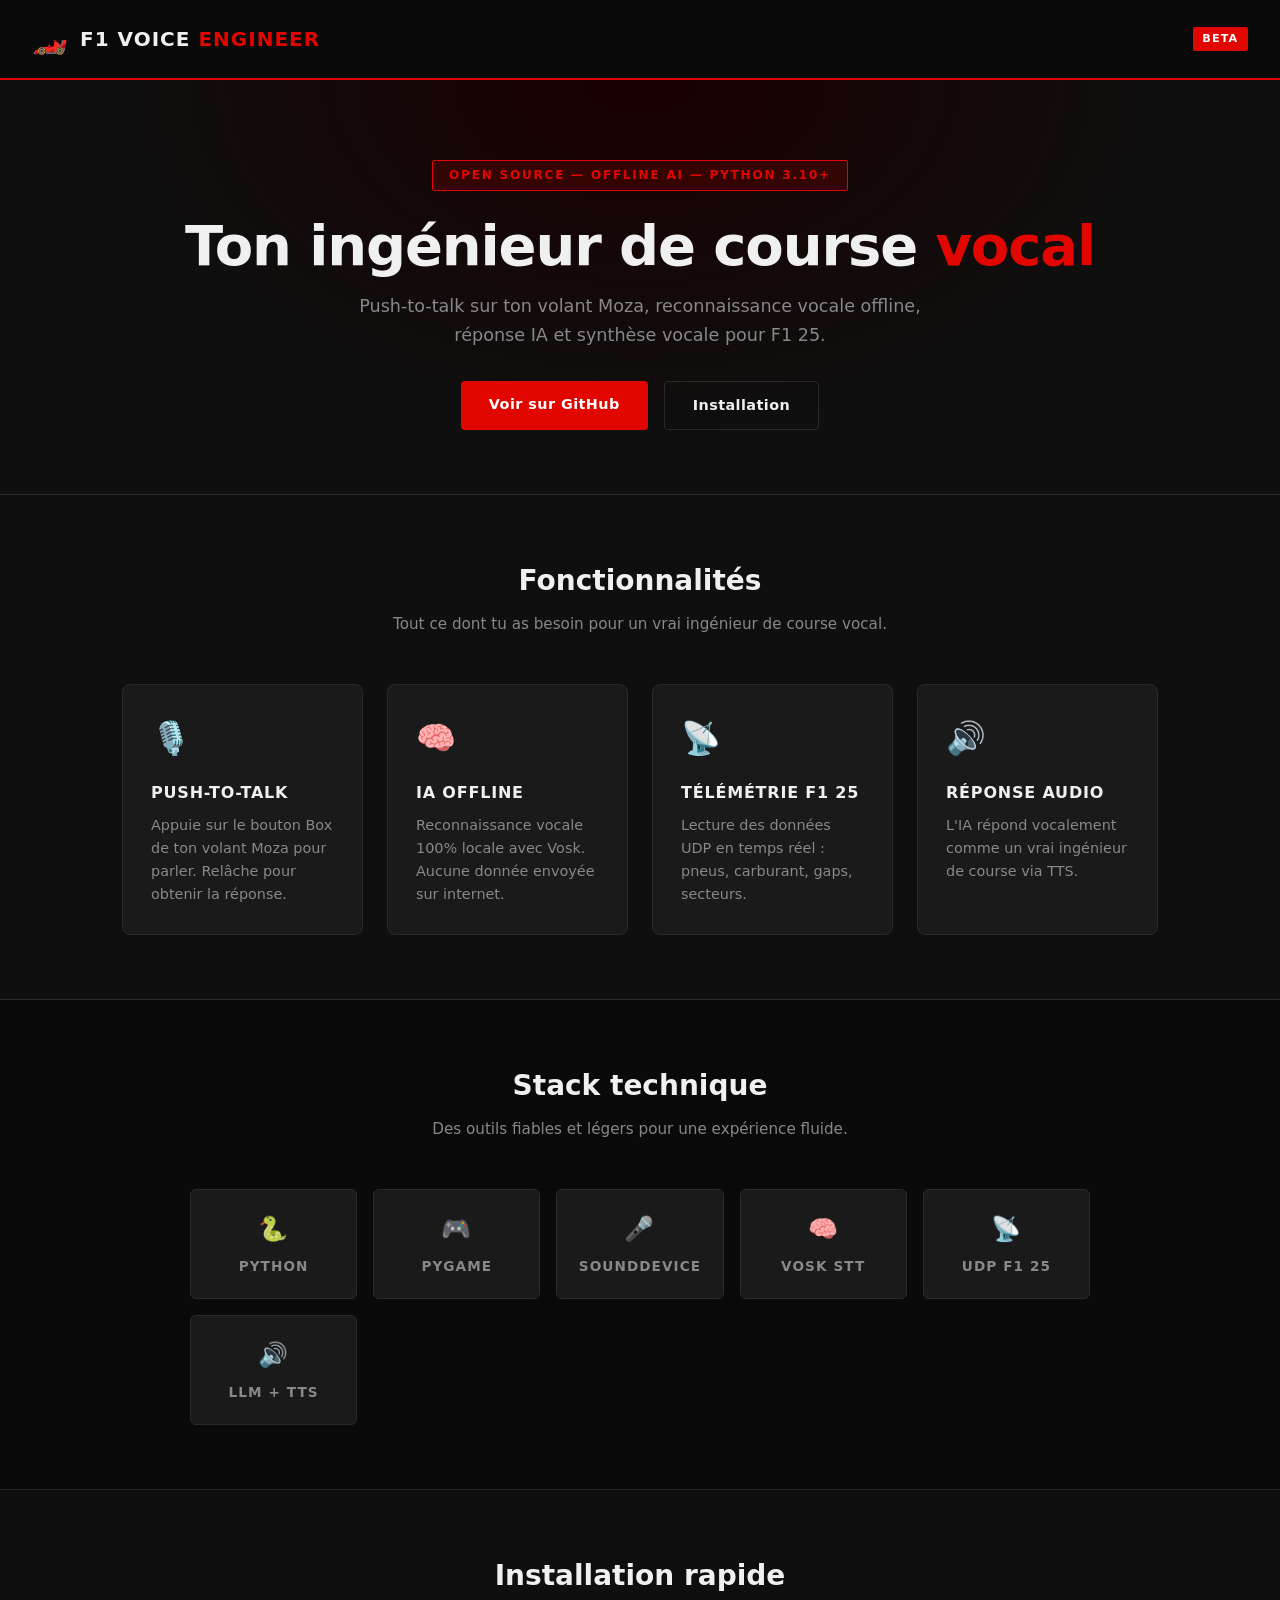
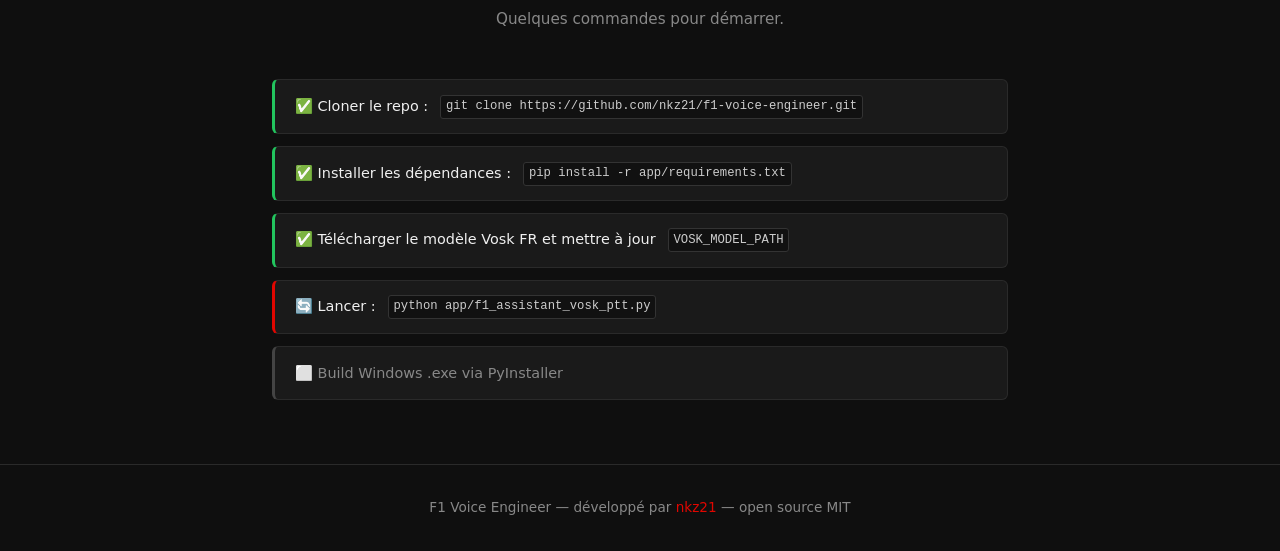
<file: docs/index.html>
<!DOCTYPE html>
<html lang="fr">
<head>
  <meta charset="UTF-8" />
  <title>F1 Voice Engineer</title>
  <meta name="viewport" content="width=device-width, initial-scale=1" />
  <meta name="description" content="Assistant vocal IA pour F1 25 - push-to-talk sur volant Moza, reconnaissance vocale offline, LLM et TTS." />
  <link rel="stylesheet" href="style.css" />
</head>
<body>

  <header>
    <div class="logo">
      <span class="logo-icon">🏎️</span>
      <h1>F1 Voice <span>Engineer</span></h1>
    </div>
    <span class="header-badge">Beta</span>
  </header>

  <section class="hero">
    <div class="hero-tag">Open Source &mdash; Offline AI &mdash; Python 3.10+</div>
    <h2>Ton ingénieur de course <span>vocal</span></h2>
    <p>Push-to-talk sur ton volant Moza, reconnaissance vocale offline, réponse IA et synthèse vocale pour F1&nbsp;25.</p>
    <div class="hero-actions">
      <a href="https://github.com/nkz21/f1-voice-engineer" class="btn btn-primary" target="_blank">Voir sur GitHub</a>
      <a href="#install" class="btn btn-secondary">Installation</a>
    </div>
  </section>

  <section class="features">
    <h2 class="section-title">Fonctionnalités</h2>
    <p class="section-sub">Tout ce dont tu as besoin pour un vrai ingénieur de course vocal.</p>
    <div class="features-grid">
      <div class="feature-card">
        <div class="feature-icon">🎙️</div>
        <h3>Push-to-Talk</h3>
        <p>Appuie sur le bouton Box de ton volant Moza pour parler. Relâche pour obtenir la réponse.</p>
      </div>
      <div class="feature-card">
        <div class="feature-icon">🧠</div>
        <h3>IA Offline</h3>
        <p>Reconnaissance vocale 100% locale avec Vosk. Aucune donnée envoyée sur internet.</p>
      </div>
      <div class="feature-card">
        <div class="feature-icon">📡</div>
        <h3>Télémétrie F1 25</h3>
        <p>Lecture des données UDP en temps réel : pneus, carburant, gaps, secteurs.</p>
      </div>
      <div class="feature-card">
        <div class="feature-icon">🔊</div>
        <h3>Réponse Audio</h3>
        <p>L'IA répond vocalement comme un vrai ingénieur de course via TTS.</p>
      </div>
    </div>
  </section>

  <section class="stack">
    <div class="stack-inner">
      <h2 class="section-title">Stack technique</h2>
      <p class="section-sub">Des outils fiables et légers pour une expérience fluide.</p>
      <div class="stack-grid">
        <div class="stack-item"><span>🐍</span>Python</div>
        <div class="stack-item"><span>🎮</span>pygame</div>
        <div class="stack-item"><span>🎤</span>sounddevice</div>
        <div class="stack-item"><span>🧠</span>Vosk STT</div>
        <div class="stack-item"><span>📡</span>UDP F1 25</div>
        <div class="stack-item"><span>🔊</span>LLM + TTS</div>
      </div>
    </div>
  </section>

  <section class="roadmap" id="install">
    <h2 class="section-title">Installation rapide</h2>
    <p class="section-sub">Quelques commandes pour démarrer.</p>
    <ul>
      <li class="done">✅ Cloner le repo : <code>git clone https://github.com/nkz21/f1-voice-engineer.git</code></li>
      <li class="done">✅ Installer les dépendances : <code>pip install -r app/requirements.txt</code></li>
      <li class="done">✅ Télécharger le modèle Vosk FR et mettre à jour <code>VOSK_MODEL_PATH</code></li>
      <li class="wip">🔄 Lancer : <code>python app/f1_assistant_vosk_ptt.py</code></li>
      <li class="todo">⬜ Build Windows .exe via PyInstaller</li>
    </ul>
  </section>

  <footer>
    <p>F1 Voice Engineer &mdash; développé par <a href="https://github.com/nkz21" target="_blank">nkz21</a> &mdash; open source MIT</p>
  </footer>

</body>
</html>
</file>
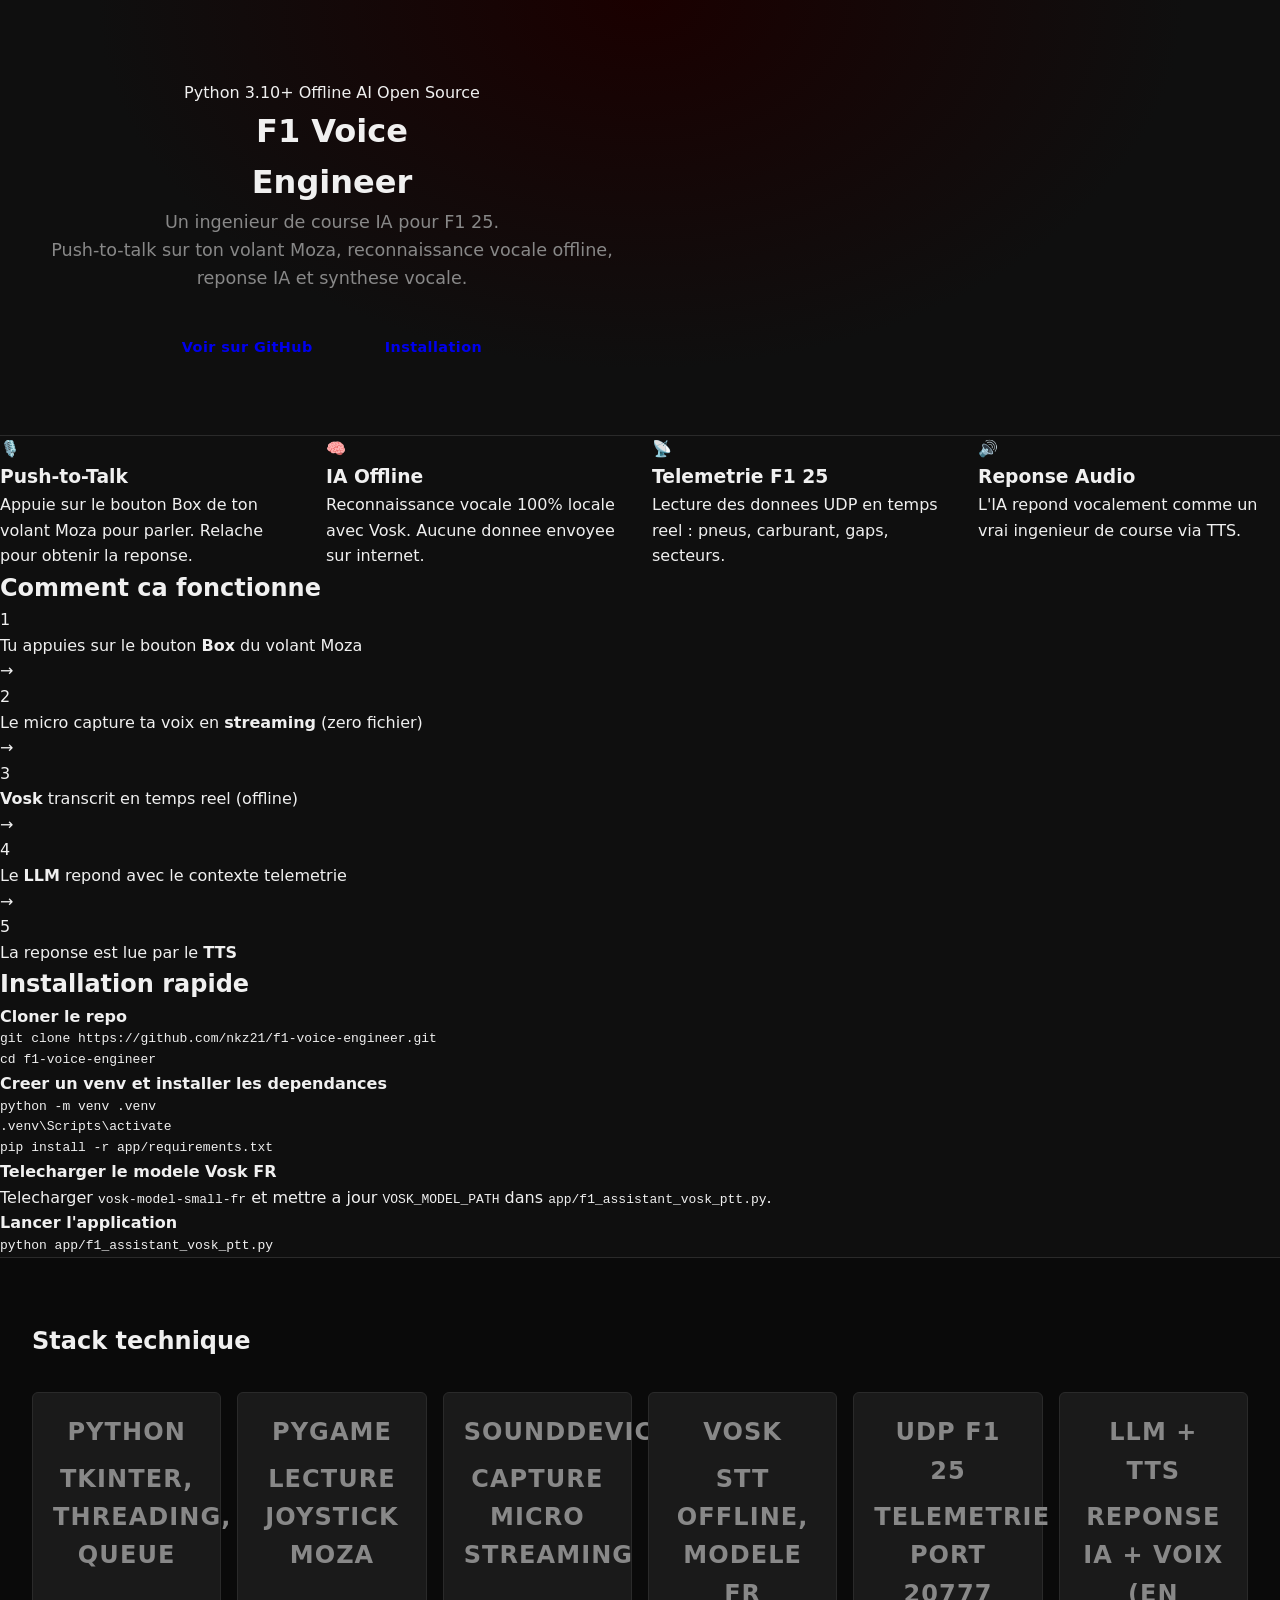
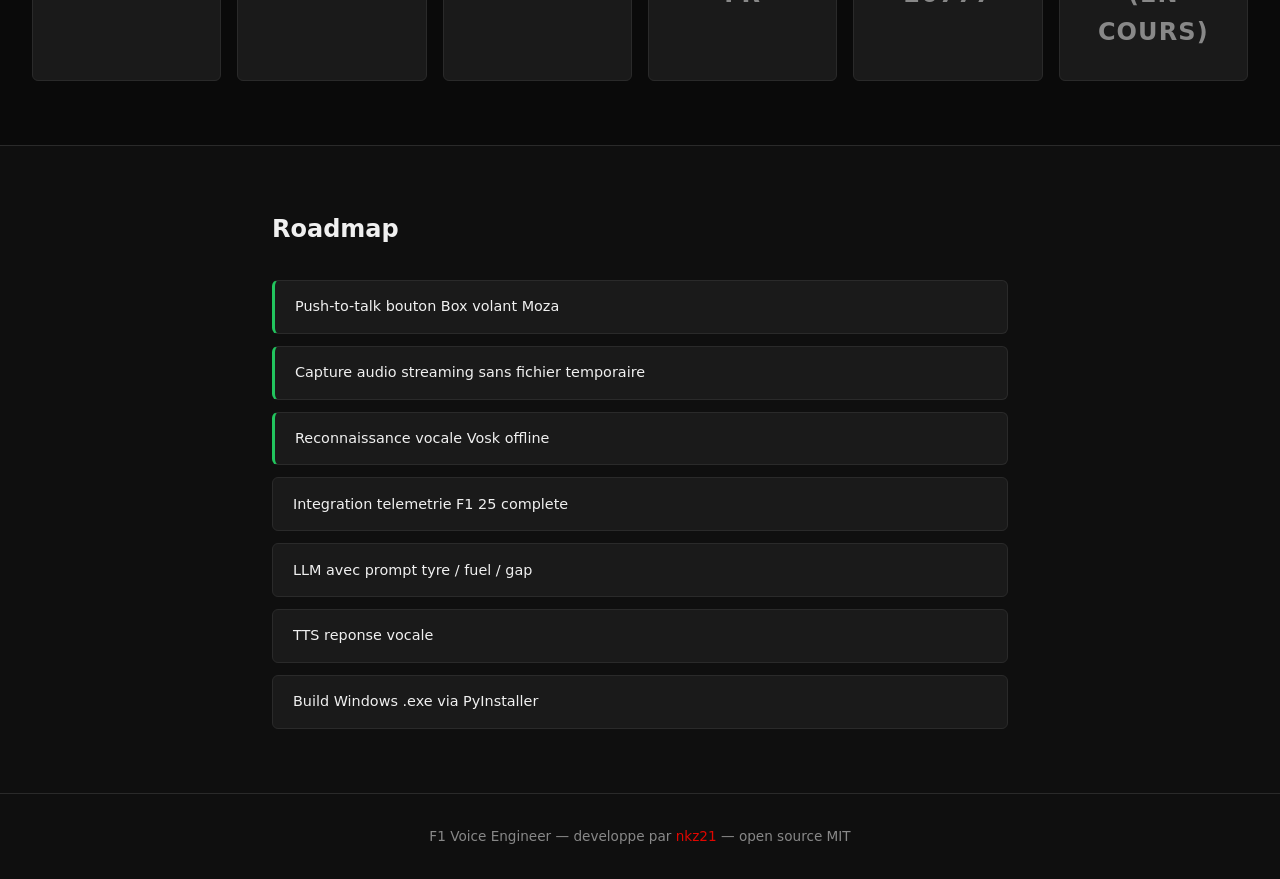
<file: site/index.html>
<!DOCTYPE html>
<html lang="fr">
<head>
  <meta charset="UTF-8" />
  <title>F1 Voice Engineer</title>
  <meta name="viewport" content="width=device-width, initial-scale=1" />
  <meta name="description" content="Assistant vocal IA pour F1 25 - push-to-talk sur volant Moza, reconnaissance vocale offline, LLM et TTS." />
  <link rel="stylesheet" href="style.css" />
</head>
<body>

  <header class="hero">
    <div class="hero-inner">
      <div class="badge-row">
        <span class="badge">Python 3.10+</span>
        <span class="badge accent">Offline AI</span>
        <span class="badge">Open Source</span>
      </div>
      <h1>F1 Voice<br><span class="highlight">Engineer</span></h1>
      <p class="hero-desc">
        Un ingenieur de course IA pour F1&nbsp;25.<br>
        Push-to-talk sur ton volant Moza, reconnaissance vocale offline, reponse IA et synthese vocale.
      </p>
      <div class="hero-actions">
        <a href="https://github.com/nkz21/f1-voice-engineer" class="btn primary" target="_blank">
          Voir sur GitHub
        </a>
        <a href="#install" class="btn ghost">Installation</a>
      </div>
    </div>
  </header>

  <main>

    <section class="features-grid">
      <div class="card">
        <div class="card-icon">🎙️</div>
        <h3>Push-to-Talk</h3>
        <p>Appuie sur le bouton Box de ton volant Moza pour parler. Relache pour obtenir la reponse.</p>
      </div>
      <div class="card">
        <div class="card-icon">🧠</div>
        <h3>IA Offline</h3>
        <p>Reconnaissance vocale 100% locale avec Vosk. Aucune donnee envoyee sur internet.</p>
      </div>
      <div class="card">
        <div class="card-icon">📡</div>
        <h3>Telemetrie F1 25</h3>
        <p>Lecture des donnees UDP en temps reel : pneus, carburant, gaps, secteurs.</p>
      </div>
      <div class="card">
        <div class="card-icon">🔊</div>
        <h3>Reponse Audio</h3>
        <p>L'IA repond vocalement comme un vrai ingenieur de course via TTS.</p>
      </div>
    </section>

    <section class="section flow">
      <h2>Comment ca fonctionne</h2>
      <div class="flow-steps">
        <div class="step">
          <span class="step-num">1</span>
          <p>Tu appuies sur le bouton <strong>Box</strong> du volant Moza</p>
        </div>
        <div class="arrow">→</div>
        <div class="step">
          <span class="step-num">2</span>
          <p>Le micro capture ta voix en <strong>streaming</strong> (zero fichier)</p>
        </div>
        <div class="arrow">→</div>
        <div class="step">
          <span class="step-num">3</span>
          <p><strong>Vosk</strong> transcrit en temps reel (offline)</p>
        </div>
        <div class="arrow">→</div>
        <div class="step">
          <span class="step-num">4</span>
          <p>Le <strong>LLM</strong> repond avec le contexte telemetrie</p>
        </div>
        <div class="arrow">→</div>
        <div class="step">
          <span class="step-num">5</span>
          <p>La reponse est lue par le <strong>TTS</strong></p>
        </div>
      </div>
    </section>

    <section id="install" class="section">
      <h2>Installation rapide</h2>
      <ol class="install-steps">
        <li>
          <strong>Cloner le repo</strong>
          <pre><code>git clone https://github.com/nkz21/f1-voice-engineer.git
cd f1-voice-engineer</code></pre>
        </li>
        <li>
          <strong>Creer un venv et installer les dependances</strong>
          <pre><code>python -m venv .venv
.venv\Scripts\activate
pip install -r app/requirements.txt</code></pre>
        </li>
        <li>
          <strong>Telecharger le modele Vosk FR</strong>
          <p>Telecharger <code>vosk-model-small-fr</code> et mettre a jour <code>VOSK_MODEL_PATH</code> dans <code>app/f1_assistant_vosk_ptt.py</code>.</p>
        </li>
        <li>
          <strong>Lancer l'application</strong>
          <pre><code>python app/f1_assistant_vosk_ptt.py</code></pre>
        </li>
      </ol>
    </section>

    <section class="section stack">
      <h2>Stack technique</h2>
      <div class="stack-grid">
        <div class="stack-item"><span class="tech">Python</span><span class="tech-desc">tkinter, threading, queue</span></div>
        <div class="stack-item"><span class="tech">pygame</span><span class="tech-desc">Lecture joystick Moza</span></div>
        <div class="stack-item"><span class="tech">sounddevice</span><span class="tech-desc">Capture micro streaming</span></div>
        <div class="stack-item"><span class="tech">Vosk</span><span class="tech-desc">STT offline, modele FR</span></div>
        <div class="stack-item"><span class="tech">UDP F1 25</span><span class="tech-desc">Telemetrie port 20777</span></div>
        <div class="stack-item"><span class="tech">LLM + TTS</span><span class="tech-desc">Reponse IA + voix (en cours)</span></div>
      </div>
    </section>

    <section class="section roadmap">
      <h2>Roadmap</h2>
      <ul class="roadmap-list">
        <li class="done">Push-to-talk bouton Box volant Moza</li>
        <li class="done">Capture audio streaming sans fichier temporaire</li>
        <li class="done">Reconnaissance vocale Vosk offline</li>
        <li>Integration telemetrie F1 25 complete</li>
        <li>LLM avec prompt tyre / fuel / gap</li>
        <li>TTS reponse vocale</li>
        <li>Build Windows .exe via PyInstaller</li>
      </ul>
    </section>

  </main>

  <footer>
    <p>
      F1 Voice Engineer &mdash; developpe par
      <a href="https://github.com/nkz21" target="_blank">nkz21</a>
      &mdash; open source MIT
    </p>
  </footer>

</body>
</html>
</file>
<file: docs/style.css>
/* ===== F1 Voice Engineer - Style Sheet ===== */

:root {
  --red: #e10600;
  --dark: #0f0f0f;
  --card-bg: #1a1a1a;
  --text: #f0f0f0;
  --muted: #888;
  --border: #2a2a2a;
}

* { margin: 0; padding: 0; box-sizing: border-box; }
html { scroll-behavior: smooth; }

body {
  font-family: 'Segoe UI', system-ui, sans-serif;
  background: var(--dark);
  color: var(--text);
  line-height: 1.6;
}

/* HEADER */
header {
  background: #0a0a0a;
  border-bottom: 2px solid var(--red);
  padding: 1rem 2rem;
  position: sticky;
  top: 0;
  z-index: 100;
  display: flex;
  align-items: center;
  justify-content: space-between;
}
.logo { display: flex; align-items: center; gap: 0.75rem; }
.logo-icon { font-size: 1.8rem; }
.logo h1 { font-size: 1.25rem; font-weight: 700; letter-spacing: 0.05em; text-transform: uppercase; }
.logo h1 span { color: var(--red); }
.header-badge {
  background: var(--red);
  color: white;
  font-size: 0.7rem;
  font-weight: 700;
  padding: 0.2rem 0.6rem;
  border-radius: 2px;
  letter-spacing: 0.1em;
  text-transform: uppercase;
}

/* HERO */
.hero {
  text-align: center;
  padding: 5rem 2rem 4rem;
  background: radial-gradient(ellipse at top, #1a0000 0%, var(--dark) 60%);
  border-bottom: 1px solid var(--border);
}
.hero-tag {
  display: inline-block;
  background: rgba(225,6,0,0.15);
  border: 1px solid var(--red);
  color: var(--red);
  font-size: 0.75rem;
  font-weight: 700;
  letter-spacing: 0.15em;
  text-transform: uppercase;
  padding: 0.3rem 1rem;
  border-radius: 2px;
  margin-bottom: 1.5rem;
}
.hero h2 {
  font-size: clamp(2rem, 5vw, 3.5rem);
  font-weight: 800;
  line-height: 1.1;
  margin-bottom: 1rem;
  letter-spacing: -0.02em;
}
.hero h2 span { color: var(--red); }
.hero p { font-size: 1.1rem; color: var(--muted); max-width: 600px; margin: 0 auto 2rem; }
.hero-actions { display: flex; gap: 1rem; justify-content: center; flex-wrap: wrap; }

/* BUTTONS */
.btn {
  display: inline-block;
  padding: 0.75rem 1.75rem;
  border-radius: 4px;
  font-weight: 600;
  font-size: 0.9rem;
  text-decoration: none;
  transition: all 0.2s ease;
  letter-spacing: 0.03em;
}
.btn-primary { background: var(--red); color: white; }
.btn-primary:hover { background: #c00400; transform: translateY(-1px); }
.btn-secondary { background: transparent; color: var(--text); border: 1px solid var(--border); }
.btn-secondary:hover { border-color: var(--red); color: var(--red); }

/* FEATURES */
.features { padding: 4rem 2rem; max-width: 1100px; margin: 0 auto; }
.section-title { text-align: center; font-size: 1.75rem; font-weight: 700; margin-bottom: 0.5rem; }
.section-sub { text-align: center; color: var(--muted); margin-bottom: 3rem; font-size: 0.95rem; }
.features-grid {
  display: grid;
  grid-template-columns: repeat(auto-fit, minmax(240px, 1fr));
  gap: 1.5rem;
}
.feature-card {
  background: var(--card-bg);
  border: 1px solid var(--border);
  border-radius: 8px;
  padding: 1.75rem;
  transition: border-color 0.2s ease;
}
.feature-card:hover { border-color: var(--red); }
.feature-icon { font-size: 2rem; margin-bottom: 1rem; }
.feature-card h3 {
  font-size: 1rem;
  font-weight: 700;
  margin-bottom: 0.5rem;
  text-transform: uppercase;
  letter-spacing: 0.05em;
}
.feature-card p { color: var(--muted); font-size: 0.9rem; }

/* STACK */
.stack {
  background: #0a0a0a;
  border-top: 1px solid var(--border);
  border-bottom: 1px solid var(--border);
  padding: 4rem 2rem;
}
.stack-inner { max-width: 900px; margin: 0 auto; }
.stack-grid {
  display: grid;
  grid-template-columns: repeat(auto-fit, minmax(140px, 1fr));
  gap: 1rem;
  margin-top: 2rem;
}
.stack-item {
  background: var(--card-bg);
  border: 1px solid var(--border);
  border-radius: 6px;
  padding: 1.25rem;
  text-align: center;
  font-size: 0.85rem;
  font-weight: 600;
  color: var(--muted);
  text-transform: uppercase;
  letter-spacing: 0.08em;
  transition: color 0.2s, border-color 0.2s;
}
.stack-item:hover { color: var(--text); border-color: var(--red); }
.stack-item span { display: block; font-size: 1.5rem; margin-bottom: 0.5rem; }

/* ROADMAP / INSTALL */
.roadmap { padding: 4rem 2rem; max-width: 800px; margin: 0 auto; }
.roadmap ul {
  list-style: none;
  margin-top: 2rem;
  display: flex;
  flex-direction: column;
  gap: 0.75rem;
}
.roadmap li {
  display: flex;
  align-items: flex-start;
  gap: 0.75rem;
  padding: 0.9rem 1.25rem;
  background: var(--card-bg);
  border: 1px solid var(--border);
  border-radius: 6px;
  font-size: 0.9rem;
}
.roadmap li.done { border-left: 3px solid #22c55e; }
.roadmap li.wip { border-left: 3px solid var(--red); }
.roadmap li.todo { border-left: 3px solid #444; color: var(--muted); }
.roadmap code {
  background: #111;
  border: 1px solid #333;
  padding: 0.1em 0.4em;
  border-radius: 3px;
  font-size: 0.85em;
  color: #ccc;
}

/* FOOTER */
footer {
  text-align: center;
  padding: 2rem;
  border-top: 1px solid var(--border);
  font-size: 0.85rem;
  color: var(--muted);
}
footer a { color: var(--red); text-decoration: none; }
footer a:hover { text-decoration: underline; }

/* RESPONSIVE */
@media (max-width: 600px) {
  header { flex-direction: column; gap: 0.5rem; text-align: center; }
  .hero { padding: 3rem 1.5rem 2.5rem; }
  .hero-actions { flex-direction: column; align-items: center; }
}
</file>
<file: site/style.css>
/* ===== F1 Voice Engineer - Style Sheet ===== */

:root {
  --red: #e10600;
  --dark: #0f0f0f;
  --card-bg: #1a1a1a;
  --text: #f0f0f0;
  --muted: #888;
  --border: #2a2a2a;
  --accent: #ff4444;
}

* {
  margin: 0;
  padding: 0;
  box-sizing: border-box;
}

html {
  scroll-behavior: smooth;
}

body {
  font-family: 'Segoe UI', system-ui, sans-serif;
  background: var(--dark);
  color: var(--text);
  line-height: 1.6;
}

/* ===== HEADER ===== */
header {
  background: #0a0a0a;
  border-bottom: 2px solid var(--red);
  padding: 1rem 2rem;
  position: sticky;
  top: 0;
  z-index: 100;
  display: flex;
  align-items: center;
  justify-content: space-between;
}

.logo {
  display: flex;
  align-items: center;
  gap: 0.75rem;
}

.logo-icon {
  font-size: 1.8rem;
}

.logo h1 {
  font-size: 1.25rem;
  font-weight: 700;
  letter-spacing: 0.05em;
  text-transform: uppercase;
  color: var(--text);
}

.logo h1 span {
  color: var(--red);
}

.header-badge {
  background: var(--red);
  color: white;
  font-size: 0.7rem;
  font-weight: 700;
  padding: 0.2rem 0.6rem;
  border-radius: 2px;
  letter-spacing: 0.1em;
  text-transform: uppercase;
}

/* ===== HERO ===== */
.hero {
  text-align: center;
  padding: 5rem 2rem 4rem;
  background: radial-gradient(ellipse at top, #1a0000 0%, var(--dark) 60%);
  border-bottom: 1px solid var(--border);
}

.hero-tag {
  display: inline-block;
  background: rgba(225,6,0,0.15);
  border: 1px solid var(--red);
  color: var(--red);
  font-size: 0.75rem;
  font-weight: 700;
  letter-spacing: 0.15em;
  text-transform: uppercase;
  padding: 0.3rem 1rem;
  border-radius: 2px;
  margin-bottom: 1.5rem;
}

.hero h2 {
  font-size: clamp(2rem, 5vw, 3.5rem);
  font-weight: 800;
  line-height: 1.1;
  margin-bottom: 1rem;
  letter-spacing: -0.02em;
}

.hero h2 span {
  color: var(--red);
}

.hero p {
  font-size: 1.1rem;
  color: var(--muted);
  max-width: 600px;
  margin: 0 auto 2rem;
}

.hero-actions {
  display: flex;
  gap: 1rem;
  justify-content: center;
  flex-wrap: wrap;
}

.btn {
  display: inline-block;
  padding: 0.75rem 1.75rem;
  border-radius: 4px;
  font-weight: 600;
  font-size: 0.9rem;
  text-decoration: none;
  transition: all 0.2s ease;
  letter-spacing: 0.03em;
}

.btn-primary {
  background: var(--red);
  color: white;
}

.btn-primary:hover {
  background: #c00400;
  transform: translateY(-1px);
}

.btn-secondary {
  background: transparent;
  color: var(--text);
  border: 1px solid var(--border);
}

.btn-secondary:hover {
  border-color: var(--red);
  color: var(--red);
}

/* ===== FEATURES ===== */
.features {
  padding: 4rem 2rem;
  max-width: 1100px;
  margin: 0 auto;
}

.section-title {
  text-align: center;
  font-size: 1.75rem;
  font-weight: 700;
  margin-bottom: 0.5rem;
}

.section-sub {
  text-align: center;
  color: var(--muted);
  margin-bottom: 3rem;
  font-size: 0.95rem;
}

.features-grid {
  display: grid;
  grid-template-columns: repeat(auto-fit, minmax(280px, 1fr));
  gap: 1.5rem;
}

.feature-card {
  background: var(--card-bg);
  border: 1px solid var(--border);
  border-radius: 8px;
  padding: 1.75rem;
  transition: border-color 0.2s ease;
}

.feature-card:hover {
  border-color: var(--red);
}

.feature-icon {
  font-size: 2rem;
  margin-bottom: 1rem;
}

.feature-card h3 {
  font-size: 1rem;
  font-weight: 700;
  margin-bottom: 0.5rem;
  text-transform: uppercase;
  letter-spacing: 0.05em;
}

.feature-card p {
  color: var(--muted);
  font-size: 0.9rem;
}

/* ===== STACK ===== */
.stack {
  background: #0a0a0a;
  border-top: 1px solid var(--border);
  border-bottom: 1px solid var(--border);
  padding: 4rem 2rem;
}

.stack-inner {
  max-width: 900px;
  margin: 0 auto;
}

.stack-grid {
  display: grid;
  grid-template-columns: repeat(auto-fit, minmax(160px, 1fr));
  gap: 1rem;
  margin-top: 2rem;
}

.stack-item {
  background: var(--card-bg);
  border: 1px solid var(--border);
  border-radius: 6px;
  padding: 1.25rem;
  text-align: center;
  font-size: 0.85rem;
  font-weight: 600;
  color: var(--muted);
  text-transform: uppercase;
  letter-spacing: 0.08em;
  transition: color 0.2s, border-color 0.2s;
}

.stack-item:hover {
  color: var(--text);
  border-color: var(--red);
}

.stack-item span {
  display: block;
  font-size: 1.5rem;
  margin-bottom: 0.5rem;
}

/* ===== ROADMAP ===== */
.roadmap {
  padding: 4rem 2rem;
  max-width: 800px;
  margin: 0 auto;
}

.roadmap ul {
  list-style: none;
  margin-top: 2rem;
  display: flex;
  flex-direction: column;
  gap: 0.75rem;
}

.roadmap li {
  display: flex;
  align-items: center;
  gap: 0.75rem;
  padding: 0.9rem 1.25rem;
  background: var(--card-bg);
  border: 1px solid var(--border);
  border-radius: 6px;
  font-size: 0.9rem;
}

.roadmap li.done {
  border-left: 3px solid #22c55e;
}

.roadmap li.wip {
  border-left: 3px solid var(--red);
}

.roadmap li.todo {
  border-left: 3px solid #444;
  color: var(--muted);
}

/* ===== FOOTER ===== */
footer {
  text-align: center;
  padding: 2rem;
  border-top: 1px solid var(--border);
  font-size: 0.85rem;
  color: var(--muted);
}

footer a {
  color: var(--red);
  text-decoration: none;
}

footer a:hover {
  text-decoration: underline;
}

/* ===== RESPONSIVE ===== */
@media (max-width: 600px) {
  header {
    flex-direction: column;
    gap: 0.5rem;
    text-align: center;
  }

  .hero {
    padding: 3rem 1.5rem 2.5rem;
  }

  .hero-actions {
    flex-direction: column;
    align-items: center;
  }
}
</file>
